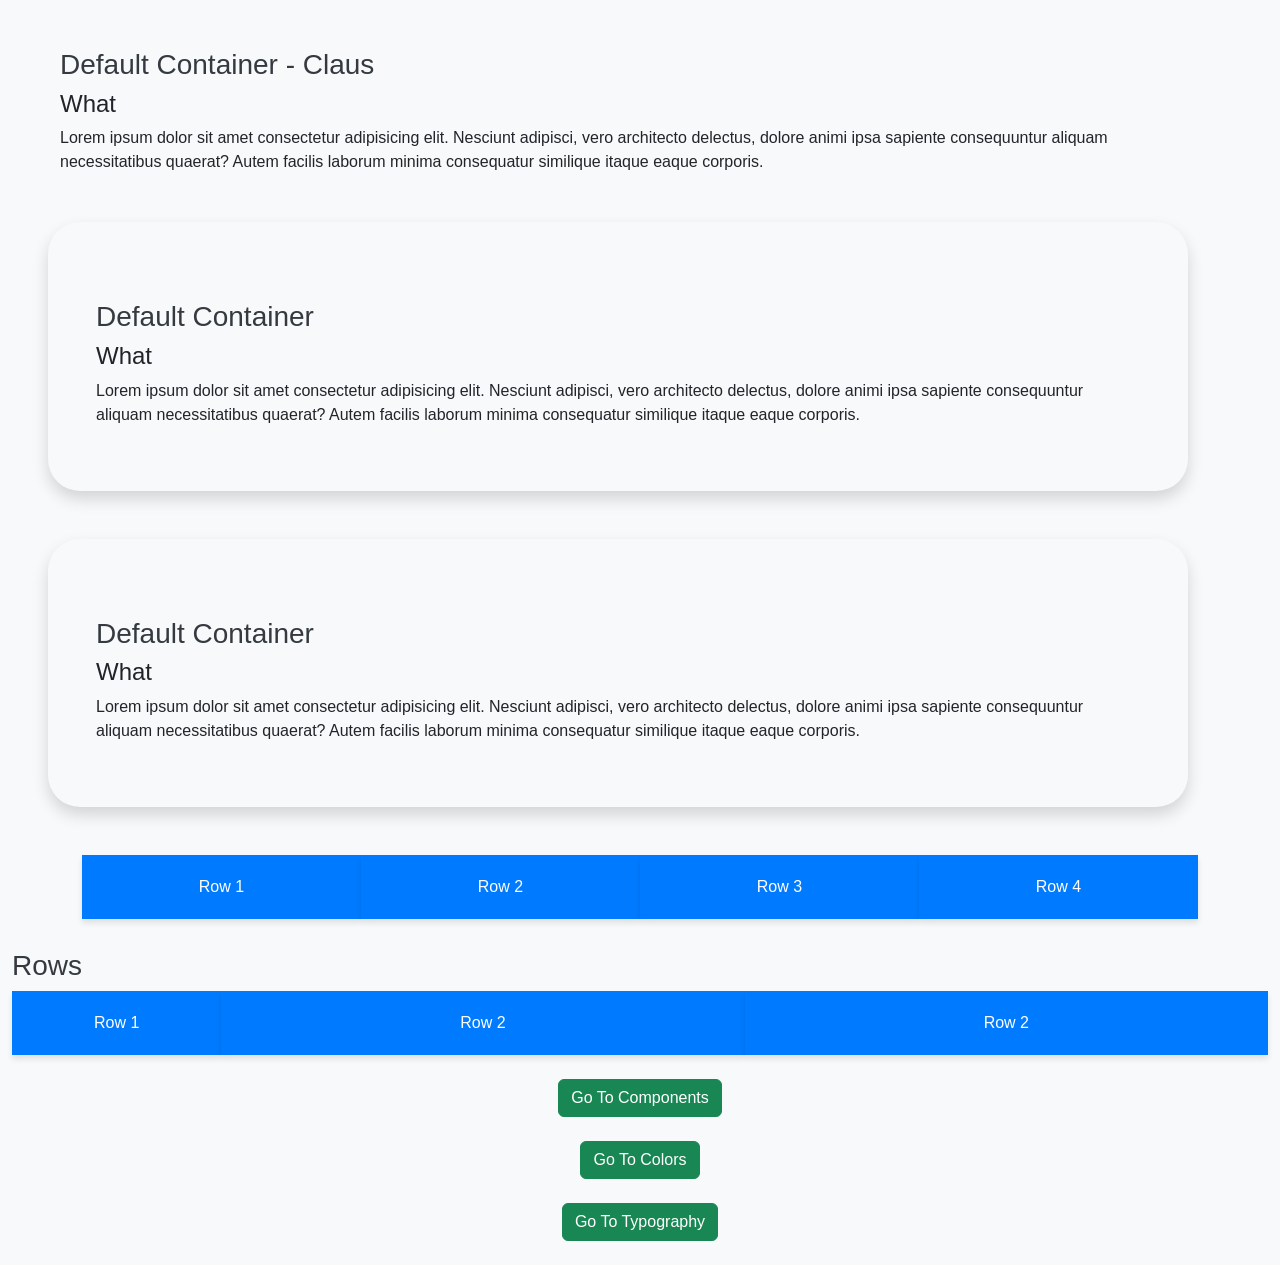
<file: index.html>
<!doctype html>
<html lang="en">
    <head>
        <title>Title</title>
        <!-- Required meta tags -->
        <meta charset="utf-8" />
        <meta
            name="viewport"
            content="width=device-width, initial-scale=1, shrink-to-fit=no"
        />

        <!-- Bootstrap CSS v5.2.1 -->
        <link
            href="https://cdn.jsdelivr.net/npm/bootstrap@5.3.2/dist/css/bootstrap.min.css"
            rel="stylesheet"
            integrity="sha384-T3c6CoIi6uLrA9TneNEoa7RxnatzjcDSCmG1MXxSR1GAsXEV/Dwwykc2MPK8M2HN"
            crossorigin="anonymous"
        />

        <link rel="stylesheet" href="style.css">
    </head>

    <body>

        <div class="container m-5">
            <h3>Default Container - Claus</h3>
            <h4>What</h4>
            <p>Lorem ipsum dolor sit amet consectetur adipisicing elit. Nesciunt adipisci, vero architecto delectus, dolore animi ipsa sapiente consequuntur aliquam necessitatibus quaerat? Autem facilis laborum minima consequatur similique itaque eaque corporis.</p>
        </div>

        <div class="container m-5 shadow bg-light p-5 rounded-5">
            <h3>Default Container</h3>
            <h4>What</h4>
            <p>Lorem ipsum dolor sit amet consectetur adipisicing elit. Nesciunt adipisci, vero architecto delectus, dolore animi ipsa sapiente consequuntur aliquam necessitatibus quaerat? Autem facilis laborum minima consequatur similique itaque eaque corporis.</p>
        </div>

        <div class="container m-5 shadow bg-light p-5 rounded-5">
            <h3>Default Container</h3>
            <h4>What</h4>
            <p>Lorem ipsum dolor sit amet consectetur adipisicing elit. Nesciunt adipisci, vero architecto delectus, dolore animi ipsa sapiente consequuntur aliquam necessitatibus quaerat? Autem facilis laborum minima consequatur similique itaque eaque corporis.</p>
        </div>        
        
        <div class="container">
            <div class="row g-0">

                <div class="col">
                    <div class="custom-box"> Row 1 </div>
                </div>
                <div class="col">
                    <div class="custom-box"> Row 2 </div>
                </div>
                <div class="col">
                    <div class="custom-box"> Row 3 </div>
                </div>
                <div class="col">
                    <div class="custom-box"> Row 4 </div>
                </div>

            </div>
        </div>

        <!-- shorcut: div.col*4>div.custom-box -->
        <div class="container-fluid">
            <h3>Rows</h3>
            <div class="row g-0">
                <div class="col col-lg-2 col-md-4 col-sm-12">
                    <div class="custom-box"> Row 1</div>
                </div>
                <div class="col col-lg-5 col-md-4 col-sm-12">
                    <!-- 12 Columns yung default hehe -->
                    <div class="custom-box"> Row 2 </div>
                </div>
                <div class="col col-lg-5 col-md-4 col-sm-12">
                    <!-- 12 Columns yung default hehe -->
                    <div class="custom-box"> Row 2 </div>
                </div>
            </div>
        </div>

        <div class="container my-4 d-flex justify-content-center">
            <a href="components.html" class="btn btn-success">Go To Components</a>
        </div>
        <div class="container my-4 d-flex justify-content-center">
            <a href="colors.html" class="btn btn-success">Go To Colors</a>
        </div>
        <div class="container my-4 d-flex justify-content-center">
            <a href="typography.html" class="btn btn-success">Go To Typography</a>
        </div>

        <!-- Bootstrap JavaScript Libraries -->
        <script
            src="https://cdn.jsdelivr.net/npm/@popperjs/core@2.11.8/dist/umd/popper.min.js"
            integrity="sha384-I7E8VVD/ismYTF4hNIPjVp/Zjvgyol6VFvRkX/vR+Vc4jQkC+hVqc2pM8ODewa9r"
            crossorigin="anonymous"
        ></script>

        <script
            src="https://cdn.jsdelivr.net/npm/bootstrap@5.3.2/dist/js/bootstrap.min.js"
            integrity="sha384-BBtl+eGJRgqQAUMxJ7pMwbEyER4l1g+O15P+16Ep7Q9Q+zqX6gSbd85u4mG4QzX+"
            crossorigin="anonymous"
        ></script>
    </body>
</html>
</file>
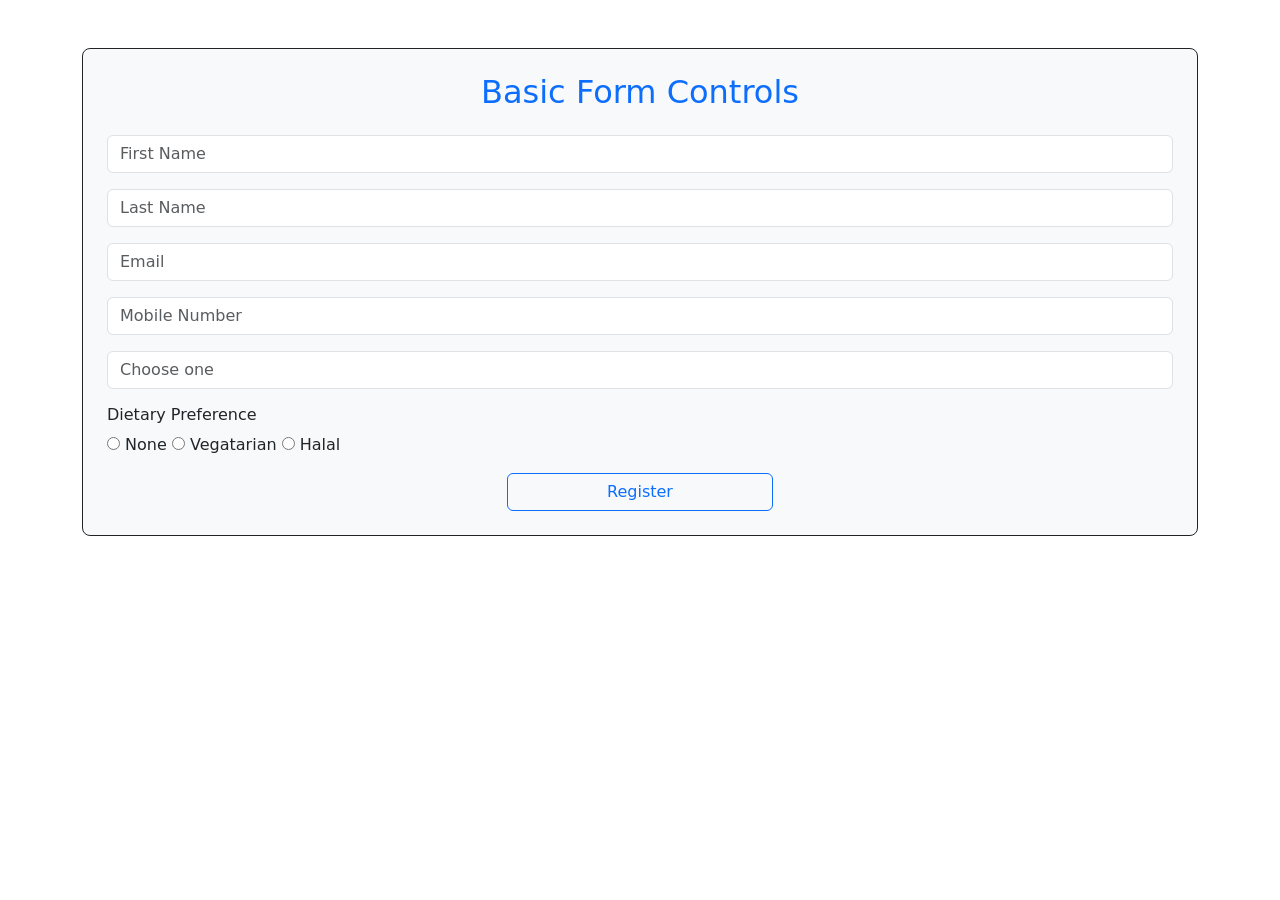
<file: Claus_AOERDS.html>
<!doctype html>
<html lang="en">
    <head>
        <title>Head Registration</title>
        <!-- Required meta tags -->
        <meta charset="utf-8" />
        <meta
            name="viewport"
            content="width=device-width, initial-scale=1, shrink-to-fit=no"
        />

        <!-- Bootstrap CSS v5.2.1 -->
        <link
            href="https://cdn.jsdelivr.net/npm/bootstrap@5.3.2/dist/css/bootstrap.min.css"
            rel="stylesheet"
            integrity="sha384-T3c6CoIi6uLrA9TneNEoa7RxnatzjcDSCmG1MXxSR1GAsXEV/Dwwykc2MPK8M2HN"
            crossorigin="anonymous"
        />

        <link rel="stylesheet" href="./bootstrap-5.3.5-dist/css/bootstrap.css">
        

    </head>

    <body>
        
        <div class="container my-5">
            <section class="border border-dark rounded-3 p-4 bg-light mb-4">
                <h2 class="mb-4 text-center text-primary">Basic Form Controls</h2>
            <form action="update.php" method="post">
                
                <div class="mb-3">
                    <input type="fn" class="form-control" name="email" id="fn" placeholder="First Name" required />
                </div>

                <div class="mb-3">
                    <input type="ln" class="form-control" name="password" id="ln" placeholder="Last Name" required />
                </div>

                <div class="mb-3">
                    <input type="email" class="form-control" name="password" id="email" placeholder="Email" required />
                </div>

                <div class="mb-3">
                    <input type="mobile" class="form-control" name="password" id="mobile" placeholder="Mobile Number" required />
                </div>

                <div class="mb-3">
                    <input type="session" class="form-control" name="password" id="session" placeholder="Choose one" required />
                </div>
                
                <h6>Dietary Preference</h6>
                <div class="mb-3 form-radio ml-0 col-md-6">
    
                        <input type="radio" class="form-input-control" id="checkbox">
                        <label class="form-radio">None</label>

                        <input type="radio" class="form-input-control" id="checkbox">
                        <label class="form-radio">Vegatarian</label>
    
                        <input type="radio" class="form-input-control" id="checkbox">
                        <label class="form-radio">Halal</label>
     
                </div>                

                

                <div class="d-flex justify-content-center gap-3">
                
                    <a class="btn btn-outline-primary rounded-6 w-25">Register</a>
                </div>
            </form>
            </section>
            
           
          

        </div>

        <script src="./bootstrap-5.3.5-dist/js/bootstrap.js"></script>

        <!-- Bootstrap JavaScript Libraries -->
        <script
            src="https://cdn.jsdelivr.net/npm/@popperjs/core@2.11.8/dist/umd/popper.min.js"
            integrity="sha384-I7E8VVD/ismYTF4hNIPjVp/Zjvgyol6VFvRkX/vR+Vc4jQkC+hVqc2pM8ODewa9r"
            crossorigin="anonymous"
        ></script>

        <script
            src="https://cdn.jsdelivr.net/npm/bootstrap@5.3.2/dist/js/bootstrap.min.js"
            integrity="sha384-BBtl+eGJRgqQAUMxJ7pMwbEyER4l1g+O15P+16Ep7Q9Q+zqX6gSbd85u4mG4QzX+"
            crossorigin="anonymous"
        ></script>
    </body>
</html>

<!-- git config --global user.email "clausja@students.nu-lipa.edu.ph"
git config --global user.name "johannesclaus30" -->
</file>
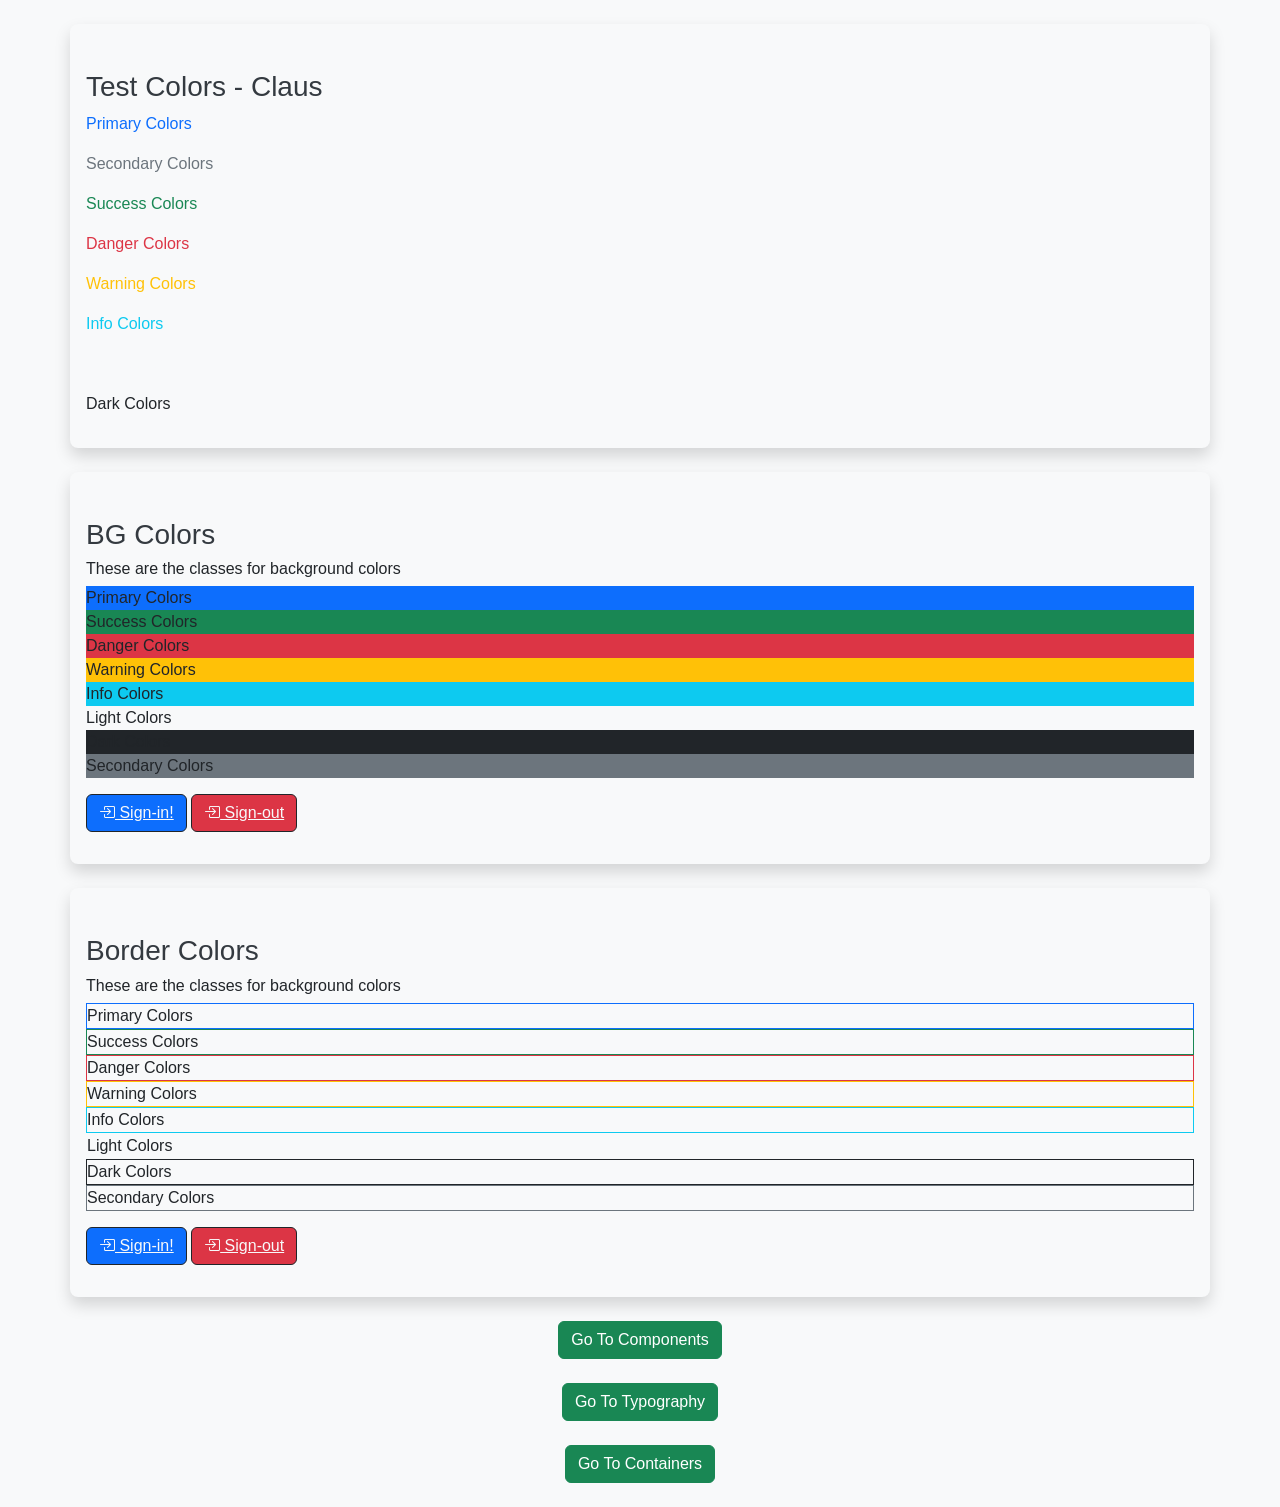
<file: colors.html>
<!doctype html>
<html lang="en">
    <head>
        <title>Title</title>
        <!-- Required meta tags -->
        <meta charset="utf-8" />
        <meta
            name="viewport"
            content="width=device-width, initial-scale=1, shrink-to-fit=no"
        />

        <!-- Bootstrap CSS v5.2.1 -->
        <link
            href="https://cdn.jsdelivr.net/npm/bootstrap@5.3.2/dist/css/bootstrap.min.css"
            rel="stylesheet"
            integrity="sha384-T3c6CoIi6uLrA9TneNEoa7RxnatzjcDSCmG1MXxSR1GAsXEV/Dwwykc2MPK8M2HN"
            crossorigin="anonymous"
        />

        <link rel="stylesheet" href="style.css">

        <link rel="stylesheet" href="https://cdn.jsdelivr.net/npm/bootstrap-icons@1.11.3/font/bootstrap-icons.min.css">

    </head>

    <body>
        
        <div class="container my-4 p-3 rounded-3 shadow bg-light">
            <h3>Test Colors - Claus</h3>
            <p class="text-primary"> Primary Colors</p>
            <p class="text-secondary"> Secondary Colors</p>
            <p class="text-success"> Success Colors</p>
            <p class="text-danger"> Danger Colors</p>
            <p class="text-warning"> Warning Colors</p>
            <p class="text-info"> Info Colors</p>
            <p class="text-light"> Light Colors</p>
            <p class="text-dark"> Dark Colors</p>
        </div>

        <div class="container my-4 p-3 rounded-3 shadow bg-light">
            <h3>BG Colors</h3>
            <h6>These are the classes for background colors</h6>
            <div class="bg-primary"> Primary Colors</div>
            <div class="bg-success"> Success Colors</div>
            <div class="bg-danger"> Danger Colors</div>
            <div class="bg-warning"> Warning Colors</div>
            <div class="bg-info"> Info Colors</div>
            <div class="bg-light"> Light Colors</div>
            <div class="bg-dark"> Dark Colors</div>
            <div class="bg-secondary"> Secondary Colors</div>

            <button class="btn btn-primary border-dark my-3">
                <a href="containers.html" class="text-light"><i class="bi bi-box-arrow-in-right"></i> Sign-in! </a>
            </button>
            <button class="btn btn-primary bg-danger border-dark my-3" >
                <a href="containers.html" class="text-light"><i class="bi bi-box-arrow-in-right"></i> Sign-out </a>
            </button>

        </div>

        <div class="container my-4 p-3 rounded-3 shadow bg-light">
            <h3>Border Colors</h3>
            <h6>These are the classes for background colors</h6>
            <div class="border border-primary"> Primary Colors</div>
            <div class="border border-success"> Success Colors</div>
            <div class="border border-danger"> Danger Colors</div>
            <div class="border border-warning"> Warning Colors</div>
            <div class="border border-info"> Info Colors</div>
            <div class="border border-light"> Light Colors</div>
            <div class="border border-dark"> Dark Colors</div>
            <div class="border border-secondary"> Secondary Colors</div>

            <button class="btn btn-primary border-dark my-3">
                <a href="index.html	" class="text-light"><i class="bi bi-box-arrow-in-right"></i> Sign-in! </a>
            </button>
            <button class="btn btn-primary bg-danger border-dark my-3" >
                <a href="index.html" class="text-light"><i class="bi bi-box-arrow-in-right"></i> Sign-out </a>
            </button>

        </div>


        <!-- <button class="btn btn-primary my-3">
            <a href="containers.html" class="text-light"><i class="bi bi-box-arrow-in-right"> Click Me!</i></a>
        </button> -->
        
        <div class="container my-4 d-flex justify-content-center">
            <a href="components.html" class="btn btn-success">Go To Components</a>
        </div>
        <div class="container my-4 d-flex justify-content-center">
            <a href="typography.html" class="btn btn-success">Go To Typography</a>
        </div>
        <div class="container my-4 d-flex justify-content-center">
            <a href="index.html" class="btn btn-success">Go To Containers</a>
        </div>

        


        <!-- Bootstrap JavaScript Libraries -->
        <script
            src="https://cdn.jsdelivr.net/npm/@popperjs/core@2.11.8/dist/umd/popper.min.js"
            integrity="sha384-I7E8VVD/ismYTF4hNIPjVp/Zjvgyol6VFvRkX/vR+Vc4jQkC+hVqc2pM8ODewa9r"
            crossorigin="anonymous"
        ></script>

        <script
            src="https://cdn.jsdelivr.net/npm/bootstrap@5.3.2/dist/js/bootstrap.min.js"
            integrity="sha384-BBtl+eGJRgqQAUMxJ7pMwbEyER4l1g+O15P+16Ep7Q9Q+zqX6gSbd85u4mG4QzX+"
            crossorigin="anonymous"
        ></script>
    </body>
</html>
</file>
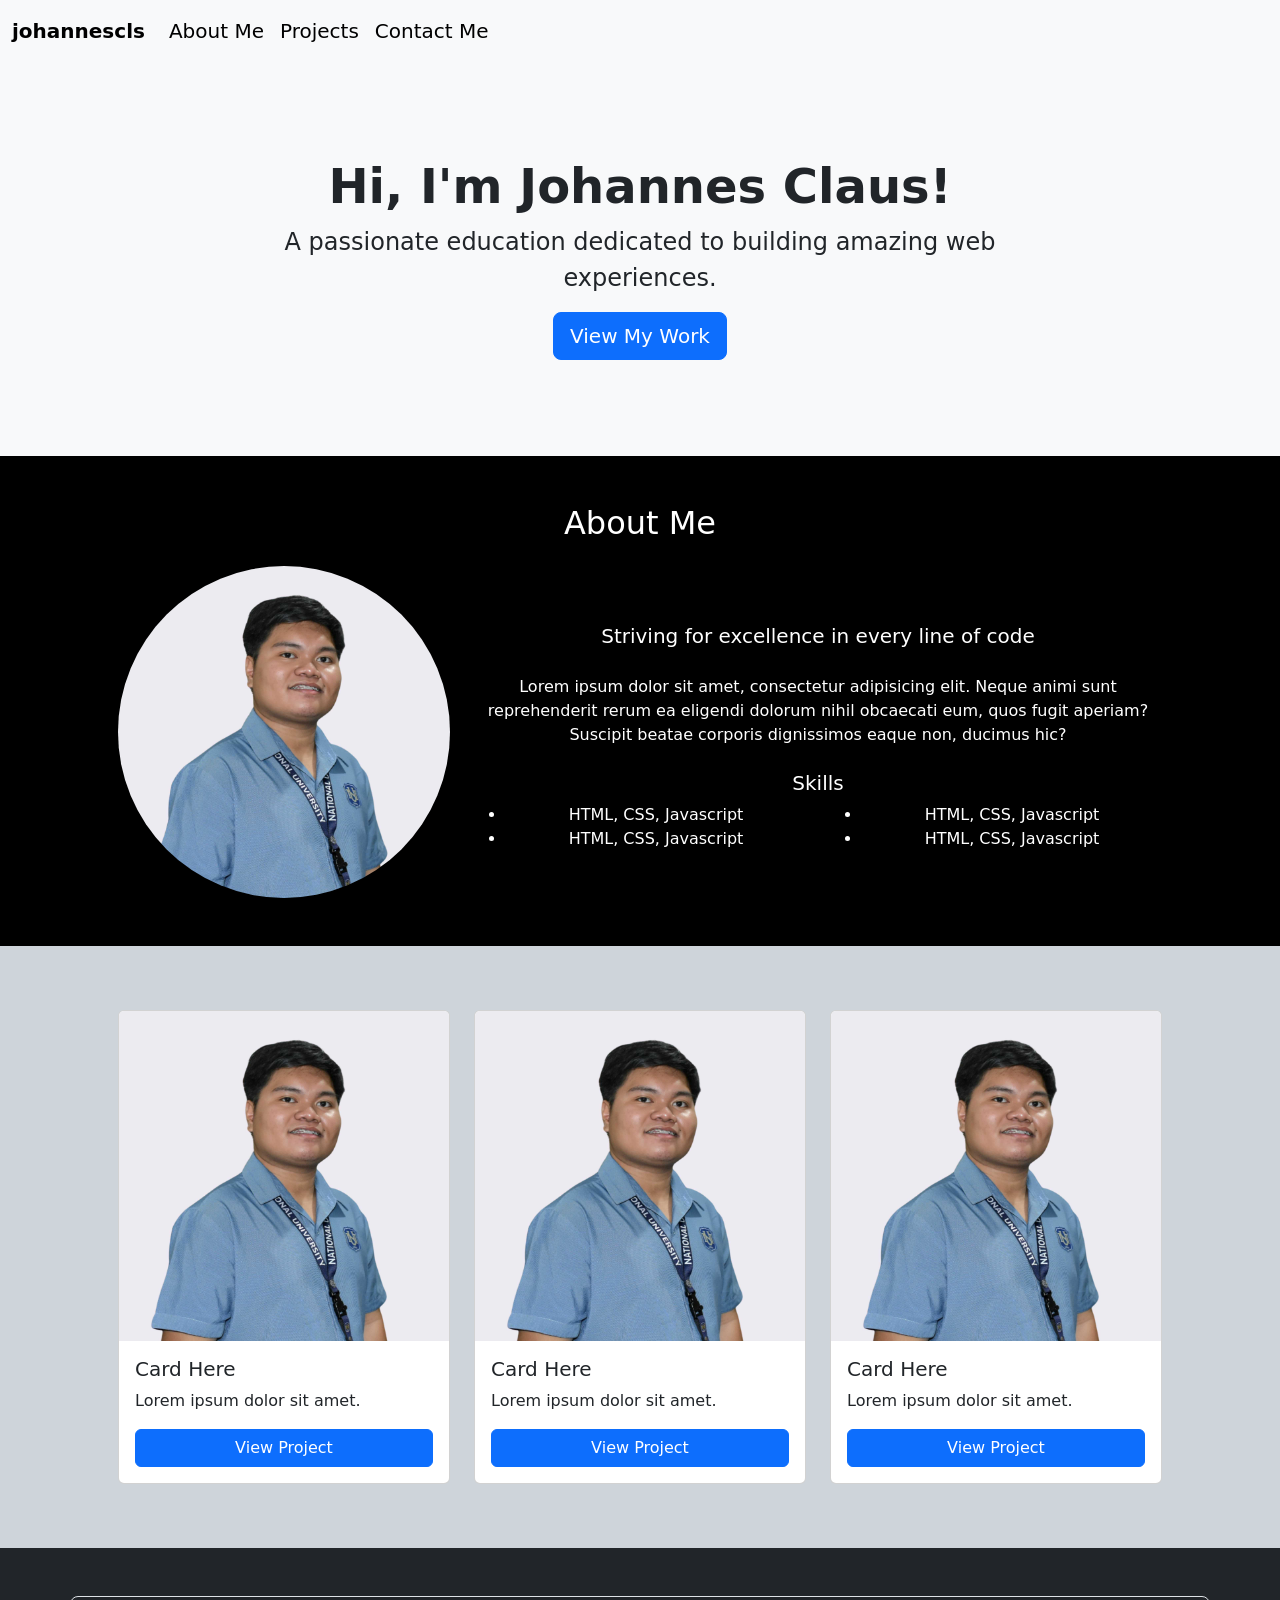
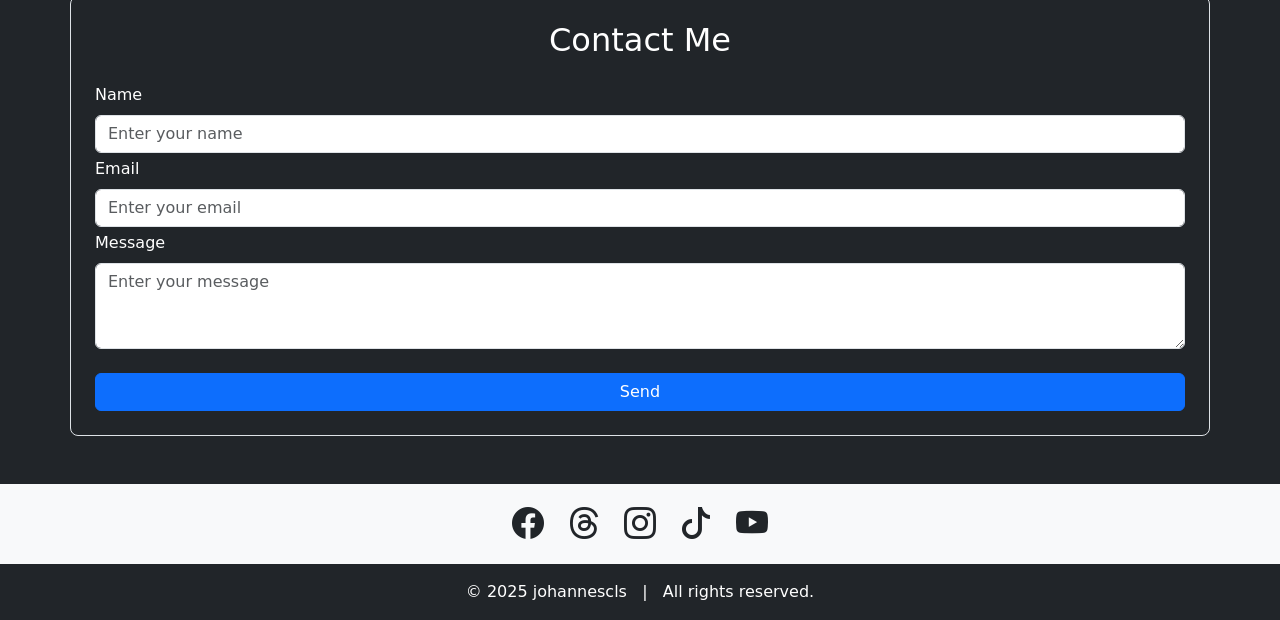
<file: components.html>
<!doctype html>
<html lang="en">
    <head>
        <title>Title</title>
        <!-- Required meta tags -->
        <meta charset="utf-8" />
        <meta
            name="viewport"
            content="width=device-width, initial-scale=1, shrink-to-fit=no"
        />

        <!-- Bootstrap CSS v5.2.1 -->
        <link
            href="https://cdn.jsdelivr.net/npm/bootstrap@5.3.2/dist/css/bootstrap.min.css"
            rel="stylesheet"
            integrity="sha384-T3c6CoIi6uLrA9TneNEoa7RxnatzjcDSCmG1MXxSR1GAsXEV/Dwwykc2MPK8M2HN"
            crossorigin="anonymous"
        />

        <link rel="stylesheet" href="https://cdn.jsdelivr.net/npm/bootstrap-icons@1.11.3/font/bootstrap-icons.min.css">
    </head>

    <body>
        <nav class="navbar navbar-expand-lg bg-body-tertiary">
            <div class="container-fluid">
                <a class="navbar-brand fw-bold" href="apr4.html"> johannescls </a>
                    <button class="navbar-toggler" type="button" data-bs-toggle="collapse" data-bs-target="#navbarNav" aria-controls="navbarNav" aria-expanded="false" aria-label="Toggle navigation"><span class="navbar-toggler-icon"></span>
                    </button>
                
                <div class="collapse navbar-collapse" id="navbarNav">
                    <ul class="navbar-nav">
                        <li class="nav-item"><a href="#about" class="nav-link fs-5 active"> About Me</a></li>
                        <li class="nav-item"><a href="#projects" class="nav-link fs-5 active"> Projects </a></li>
                        <li class="nav-item"><a href="contacts" class="nav-link fs-5 active"> Contact Me </a></li>
                    </ul>
                </div>
            </div>
        </nav>

        <!-- Hero Section -->
         <div class="p-5 h-100 bg-light">
                <div class="container-fluid py-5 text-center">
                    <h1 class="display-5 fw-bold">Hi, I'm Johannes Claus!</h1>
                    <p class="col-md-8 mx-auto fs-4">A passionate education dedicated to building amazing web experiences.</p>
                    <a href="#projects" class="btn btn-primary btn-lg">View My Work</a>
                </div>
            </div>

            <!-- About Me Section -->
             <div class="container-fluid text-white text-center bg-black">
                <div class="container p-5">
                    <h2 class="text-center mb-4">About Me</h2>
                    <div class="row align-items-center">
                        <div class="col-md-4">
                            <img src="./img/aboutme.jpg" class="rounded-circle img-fluid" alt="">
                        </div>

                        <div class="col-md-8">
                            
                            <blockquote class="blockquote text-center">
                                <p class="my-4">Striving for excellence in every line of code</p>
                            </blockquote>

                            <p class="my-4">Lorem ipsum dolor sit amet, consectetur adipisicing elit. Neque animi sunt reprehenderit rerum ea eligendi dolorum nihil obcaecati eum, quos fugit aperiam? Suscipit beatae corporis dignissimos eaque non, ducimus hic?</p>

                            <h5>Skills</h5>
                    <div class="row">
                        <div class="col-md-6 col-sm-6">
                            <ul>
                                <li>HTML, CSS, Javascript</li>
                                <li>HTML, CSS, Javascript</li>
                            </ul>
                        </div>
                        <div class="col-md-6 col-sm-6">
                            <ul>
                                <li>HTML, CSS, Javascript</li>
                                <li>HTML, CSS, Javascript</li>
                            </ul>
                        </div>
                    </div>

                        </div>
                    </div>
                    
                </div>
             </div>


            <!-- Projects Section With Bootstrap Card -->
             <div class="container-fluid bg-dark-subtle">
                <div class="container p-5">
                    <div class="row">
                        <div class="col-md-4 my-3">
                            <div class="card h-100 d-flex flex-column">
                                <img src="./img/aboutme.jpg" alt="" class="card-img-top">
                                <div class="card-body d-flex flex-column">
                                    <h5 class="card-title">Card Here</h5>
                                    <p class="class card-text flex-grow-1">
                                        Lorem ipsum dolor sit amet.
                                    </p>
                                    <a href="#" class="btn btn-primary mt-auto">View Project</a>
                                </div>
                            </div>
                        </div>
                        <div class="col-md-4 my-3">
                            <div class="card h-100 d-flex flex-column">
                                <img src="./img/aboutme.jpg" alt="" class="card-img-top">
                                <div class="card-body d-flex flex-column">
                                    <h5 class="card-title">Card Here</h5>
                                    <p class="class card-text flex-grow-1">
                                        Lorem ipsum dolor sit amet.
                                    </p>
                                    <a href="#" class="btn btn-primary mt-auto">View Project</a>
                                </div>
                            </div>
                        </div>
                        <div class="col-md-4 my-3">
                            <div class="card h-100 d-flex flex-column">
                                <img src="./img/aboutme.jpg" alt="" class="card-img-top">
                                <div class="card-body d-flex flex-column">
                                    <h5 class="card-title">Card Here</h5>
                                    <p class="class card-text flex-grow-1">
                                        Lorem ipsum dolor sit amet.
                                    </p>
                                    <a href="#" class="btn btn-primary mt-auto">View Project</a>
                                </div>
                            </div>
                        </div>

                        </div>
                    </div>
                </div>

            <!-- Contact Me -->
             
             <div class="container-fluid bg-dark p-5">
                <div class="container border border-1 rounded-3 p-4">
                    <h2 class="text-center mb-4 text-white">
                        Contact Me</h2>
                    <form>
                        <div class="mb-1">
                            <label for="name" class="form-label text-white">Name</label>
                            <input type="text" class="form-control" id="name" placeholder="Enter your name" required>
                        </div>
                        <div class="mb-1">
                            <label for="email" class="form-label text-white">Email</label>
                            <input type="email" class="form-control" id="email" placeholder="Enter your email" required>
                        </div>
                        <div class="mb-1">
                            <label for="message" class="form-label text-white">Message</label>
                            <textarea type="message" class="form-control" rows="3" id="message" placeholder="Enter your message" required></textarea>
                        </div>
             
                        <button class="btn btn-primary mt-4 d-flex justify-content-center w-5 w-100">Send</button>
                    </form>
                </div>
             </div>

             <!-- Follow Me Sections -->
             <div class="container-fluid bg-light py-3">
                <div class="container text-center">
                    <div class="d-flex justify-content-center gap-4">
                        <a href="https://facebook.com/johannesemmanuel.claus" class="text-decoration-none text-dark"><i class="bi bi-facebook fs-2"></i></a>
                        <a href="" class="text-decoration-none text-dark"><i class="bi bi-threads fs-2"></i></a>
                        <a href="" class="text-decoration-none text-dark"><i class="bi bi-instagram fs-2"></i></a>
                        <a href="" class="text-decoration-none text-dark"><i class="bi bi-tiktok fs-2"></i></a>
                        <a href="" class="text-decoration-none text-dark"><i class="bi bi-youtube fs-2"></i></a>
                    </div>
                </div>
             </div>

             <!-- Footer -->

             <footer class="bg-dark text-white text-center py-3">
                <p class="mb-0">
                    &copy; 2025 johannescls &nbsp | &nbsp All rights reserved.
                </p>
             </footer>

             </div>

















        <!-- Bootstrap JavaScript Libraries -->
        <script
            src="https://cdn.jsdelivr.net/npm/@popperjs/core@2.11.8/dist/umd/popper.min.js"
            integrity="sha384-I7E8VVD/ismYTF4hNIPjVp/Zjvgyol6VFvRkX/vR+Vc4jQkC+hVqc2pM8ODewa9r"
            crossorigin="anonymous"
        ></script>

        <script
            src="https://cdn.jsdelivr.net/npm/bootstrap@5.3.2/dist/js/bootstrap.min.js"
            integrity="sha384-BBtl+eGJRgqQAUMxJ7pMwbEyER4l1g+O15P+16Ep7Q9Q+zqX6gSbd85u4mG4QzX+"
            crossorigin="anonymous"
        ></script>
    </body>
</html>
</file>
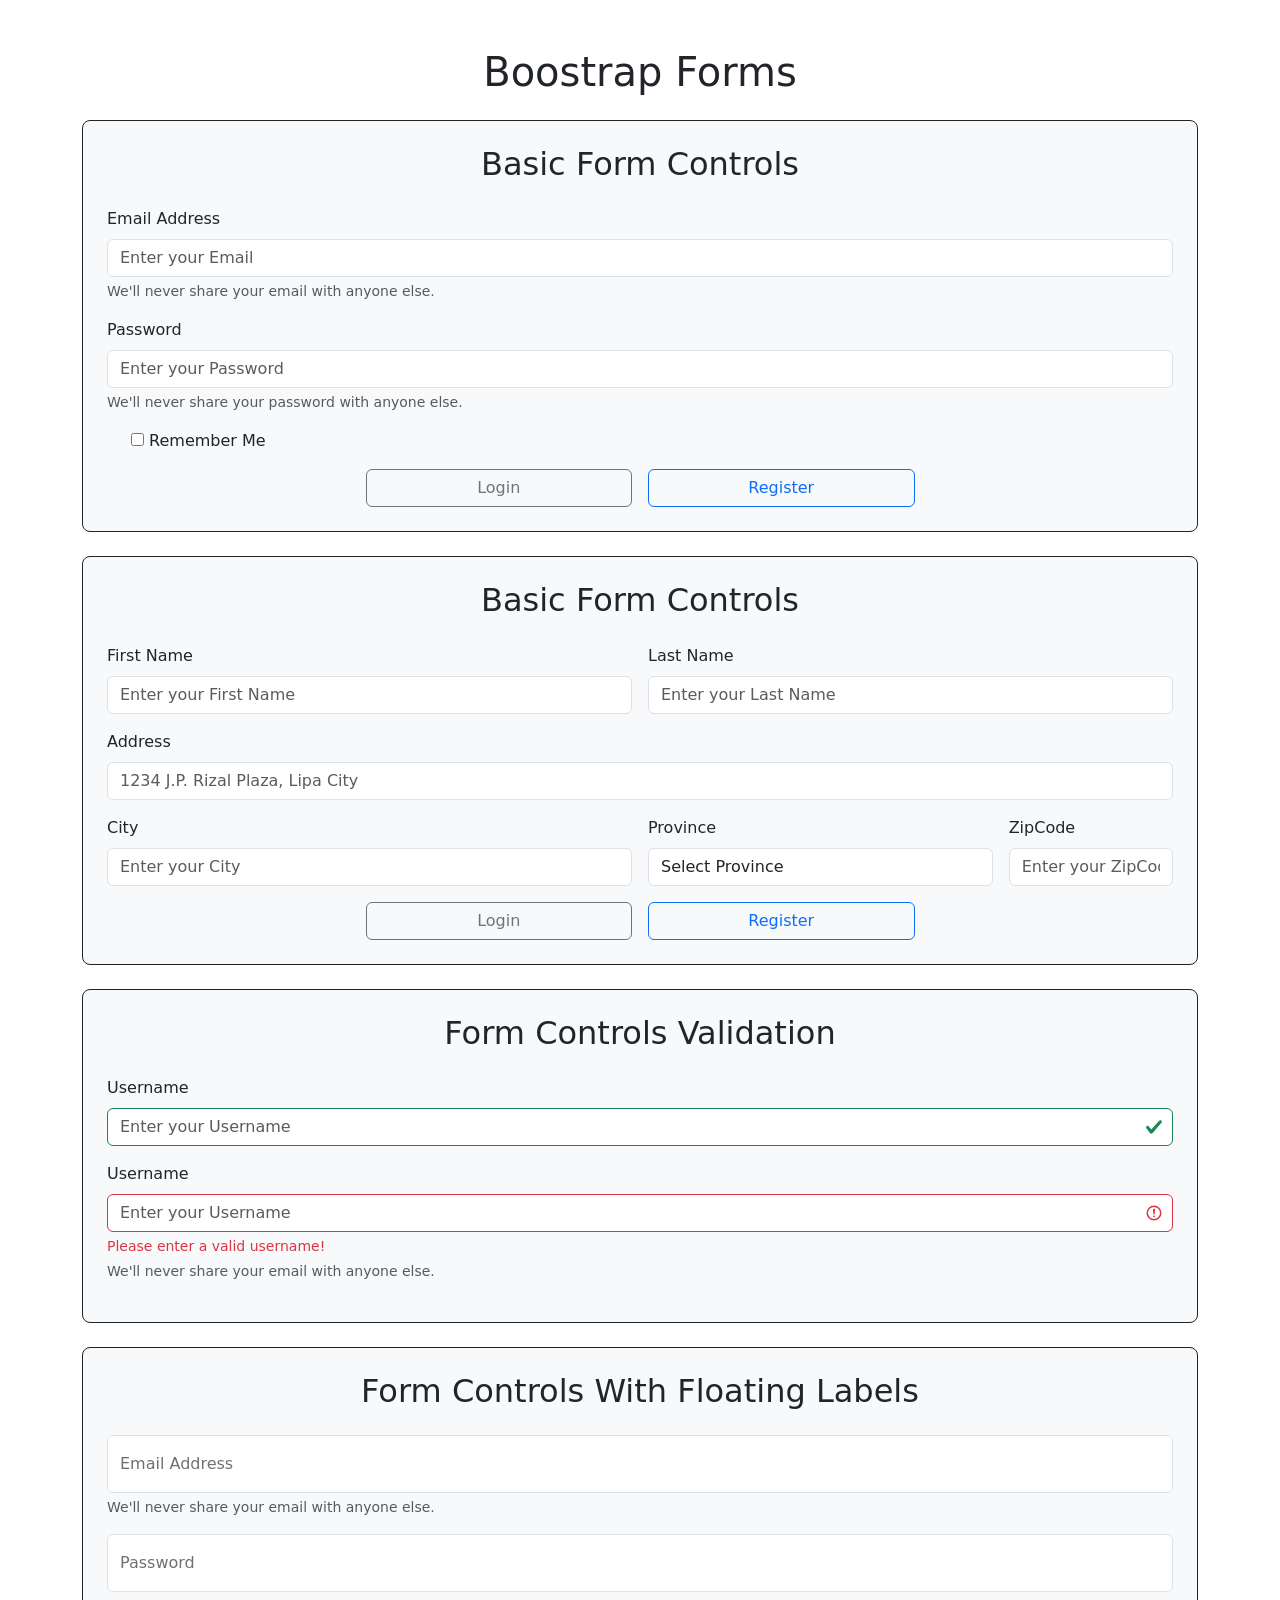
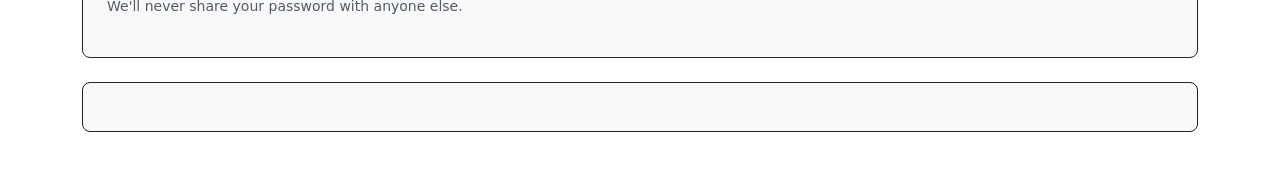
<file: form.html>
<!doctype html>
<html lang="en">
    <head>
        <title>Title</title>
        <!-- Required meta tags -->
        <meta charset="utf-8" />
        <meta
            name="viewport"
            content="width=device-width, initial-scale=1, shrink-to-fit=no"
        />

        <!-- Bootstrap CSS v5.2.1 -->
        <link
            href="https://cdn.jsdelivr.net/npm/bootstrap@5.3.2/dist/css/bootstrap.min.css"
            rel="stylesheet"
            integrity="sha384-T3c6CoIi6uLrA9TneNEoa7RxnatzjcDSCmG1MXxSR1GAsXEV/Dwwykc2MPK8M2HN"
            crossorigin="anonymous"
        />

        <link rel="stylesheet" href="./bootstrap-5.3.5-dist/css/bootstrap.css">
        

    </head>

    <body>
        
        <div class="container my-5">
            <h1 class="mb-4 text-center">Boostrap Forms</h1>
            <section class="border border-dark rounded-3 p-4 bg-light mb-4">
                <h2 class="mb-4 text-center">Basic Form Controls</h2>
            <form action="update.php" method="post">
                
                <div class="mb-3">
                    <label for="Email" class="form-label">Email Address</label>
                    <input type="email" class="form-control" name="email" id="email" placeholder="Enter your Email" required />
                    <div class="form-text">We'll never share your email with anyone else.</div>
                </div>

                <div class="mb-3">
                    <label for="Password" class="form-label">Password</label>
                    <input type="password" class="form-control" name="password" id="password" placeholder="Enter your Password" required />
                    <div class="form-text">We'll never share your password with anyone else.</div>
                </div>
                
                <div class="mb-3 form-check ml-0">
                    <input type="checkbox" class="form-input-control" id="checkbox">
                    <label class="form-check-label">Remember Me</label>
 
                </div>

                <div class="d-flex justify-content-center gap-3">
                    <button type="submit" class="btn btn-outline-secondary w-25">Login</button>
                    <a class="btn btn-outline-primary w-25">Register</a>
                </div>
            </form>
            </section>
            
            <section class="border border-dark rounded-3 p-4 bg-light mb-4">
                <h2 class="mb-4 text-center">Basic Form Controls</h2>
                <form class="row g-3" action="action.php" method="post"> 

                    <div class="col-md-6">
                        <label for="Firstname" class="form-label ">First Name</label>
                        <input type="text" class="form-control" placeholder="Enter your First Name" name="firstname" id="Firstname">
                    </div>

                    <div class="col-md-6">
                        <label for="Lastname" class="form-label ">Last Name</label>
                        <input type="text" class="form-control" placeholder="Enter your Last Name" name="firstname" id="Firstname">
                    </div>

                    <div class="col-md-12">
                        <label for="Lastname" class="form-label ">Address</label>
                        <input type="text" class="form-control" placeholder="1234 J.P. Rizal Plaza, Lipa City" name="address" id="Address">
                    </div>

                    <div class="col-md-6">
                        <label for="Lastname" class="form-label ">City</label>
                        <input type="text" class="form-control" placeholder="Enter your City" name="address" id="Address">
                    </div>

                    <div class="col-md-4">
                        <label for="Lastname" class="form-label ">Province</label>
                        <select name="province" id="Province" class="form-control">
                            <option value="Select Province">Select Province</option>
                            <option value="Cavite">Cavite</option>
                            <option value="Laguna">Laguna</option>
                            <option value="Batangas">Batangas</option>
                            <option value="Rizal">Rizal</option>
                            <option value="Quezon">Quezon</option>
                        </select> 
                    </div>

                    <div class="col-md-2">
                        <label for="ZipCode" class="form-label ">ZipCode</label>
                        <input type="text" class="form-control" placeholder="Enter your ZipCode" name="zipCode" id="ZipCode">
                    </div>

                    <div class="d-flex justify-content-center gap-3">
                        <button type="submit" class="btn btn-outline-secondary w-25">Login</button>
                        <a href="" class="btn btn-outline-primary w-25">Register</a>
                    </div>

                </form>
            </section>

            <section class="border border-dark rounded-3 p-4 bg-light mb-4">
                <h2 class="mb-4 text-center">Form Controls Validation</h2>

                <form action="" validate class="needs-validation">
                    <div class="mb-3">
                        <label for="Username" class="form-label">Username</label>
                        <input type="username" class="form-control is-valid" name="username" id="Username" placeholder="Enter your Username" required />
                        <div class="invalid-feedback">Please enter a valid username!</div>
                        
                    </div>
                    <div class="mb-3">
                        <label for="Username" class="form-label">Username</label>
                        <input type="username" class="form-control is-invalid" name="username" id="Username" placeholder="Enter your Username" required />
                        <div class="invalid-feedback">Please enter a valid username!</div>
                        <div class="form-text">We'll never share your email with anyone else.</div>
                    </div>
                </form>

            </section>
                
            <section class="border border-dark rounded-3 p-4 bg-light mb-4">
                <h2 class="mb-4 text-center">Form Controls With Floating Labels</h2>
                <form action="">
                    <div class="form-floating mb-3">
                        <input type="email" class="form-control" name="email" id="email" placeholder="Enter your Email" required />
                        <label for="Email" class="form-label">Email Address</label>

                        <div class="form-text">We'll never share your email with anyone else.</div>
                    </div>
    
                    <div class="form-floating mb-3">
                        <input type="password" class="form-control" name="password" id="password" placeholder="Enter your Password" required />
                        <label for="Password" class="form-label">Password</label>
                        <div class="form-text">We'll never share your password with anyone else.</div>
                    </div>
                </form>
            </section>

            <section class="border border-dark rounded-3 p-4 bg-light mb-4">

            </section>

        </div>

        <script src="./bootstrap-5.3.5-dist/js/bootstrap.js"></script>

        <!-- Bootstrap JavaScript Libraries -->
        <script
            src="https://cdn.jsdelivr.net/npm/@popperjs/core@2.11.8/dist/umd/popper.min.js"
            integrity="sha384-I7E8VVD/ismYTF4hNIPjVp/Zjvgyol6VFvRkX/vR+Vc4jQkC+hVqc2pM8ODewa9r"
            crossorigin="anonymous"
        ></script>

        <script
            src="https://cdn.jsdelivr.net/npm/bootstrap@5.3.2/dist/js/bootstrap.min.js"
            integrity="sha384-BBtl+eGJRgqQAUMxJ7pMwbEyER4l1g+O15P+16Ep7Q9Q+zqX6gSbd85u4mG4QzX+"
            crossorigin="anonymous"
        ></script>
    </body>
</html>

<!-- git config --global user.email "clausja@students.nu-lipa.edu.ph"
git config --global user.name "johannesclaus30" -->
</file>
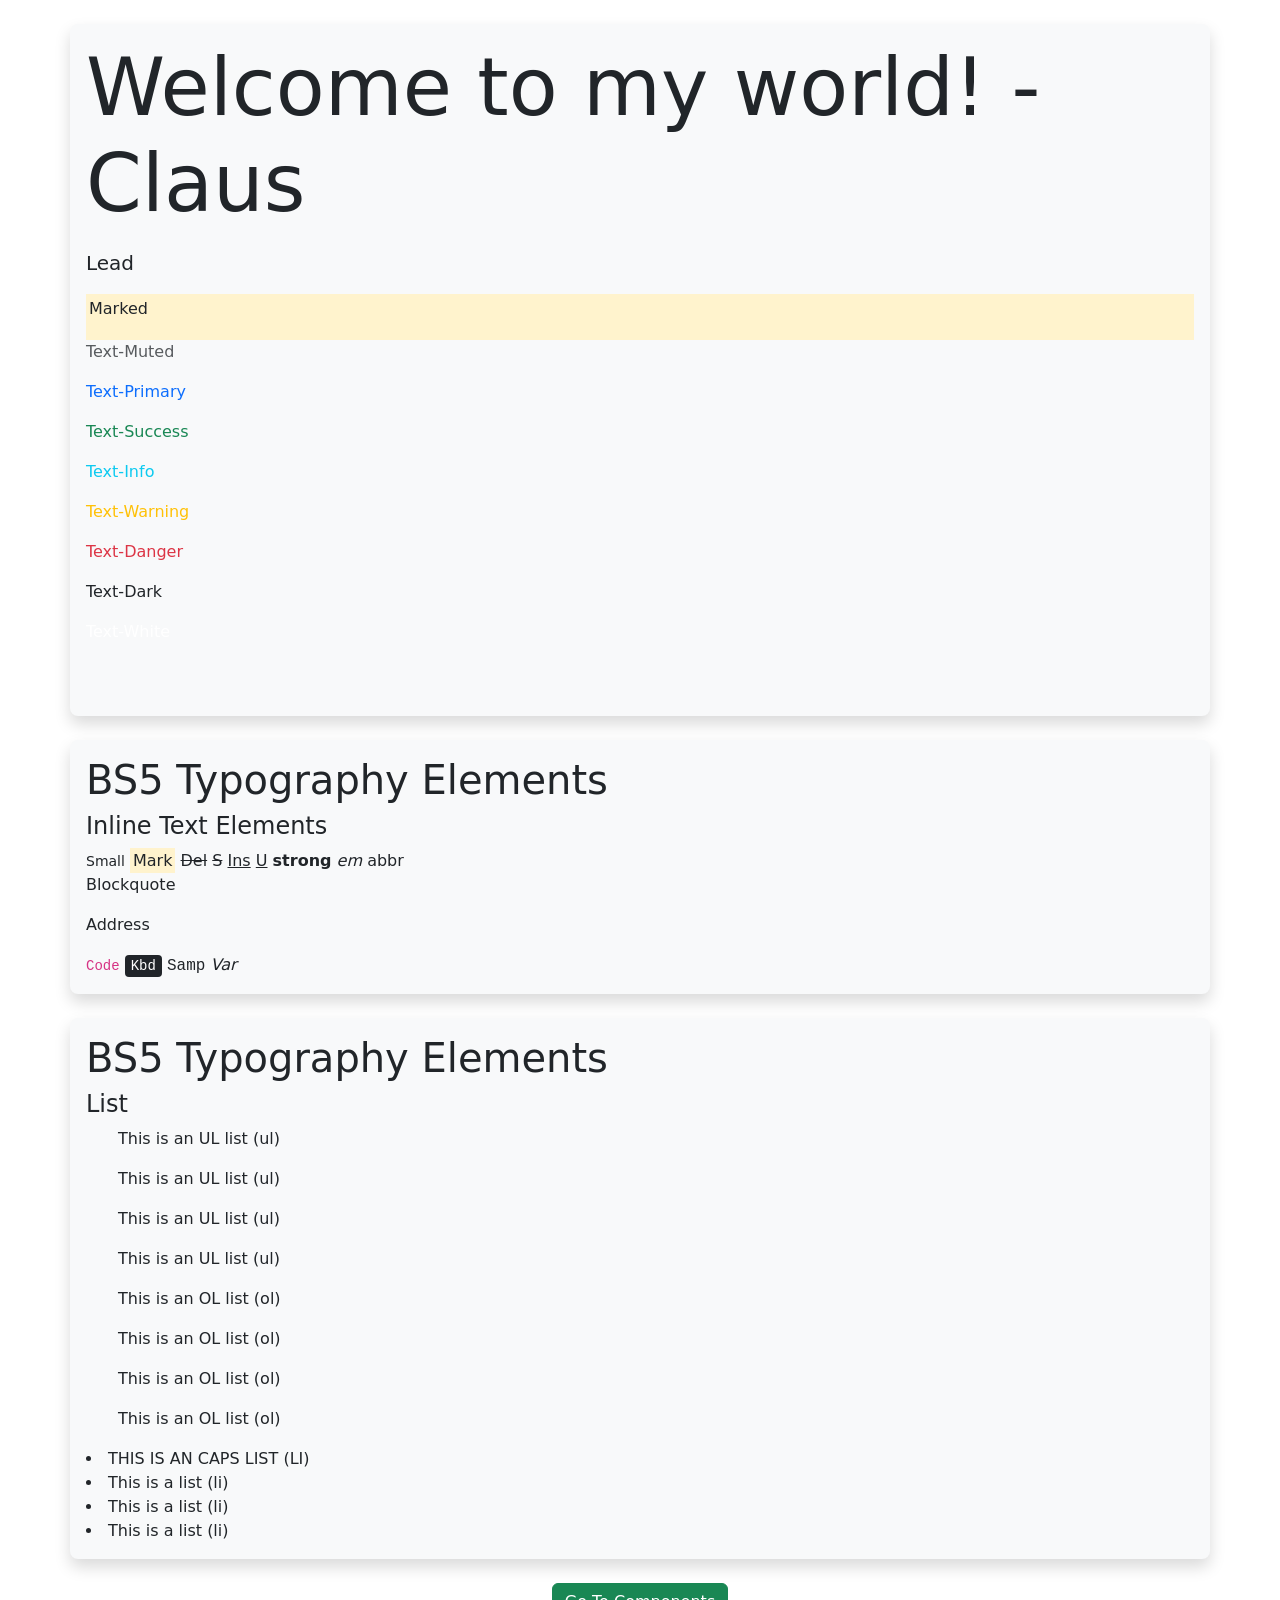
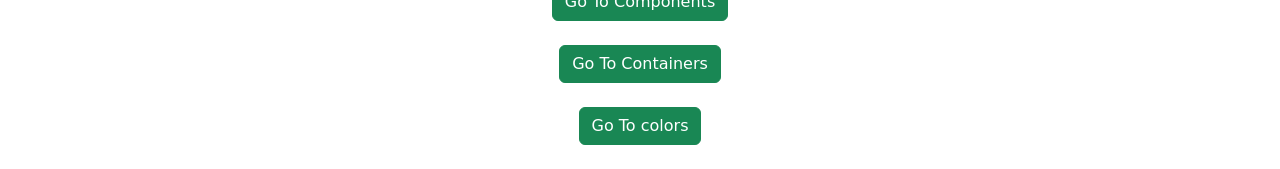
<file: typography.html>
<!doctype html>
<html lang="en">
    <head>
        <title>Title</title>
        <!-- Required meta tags -->
        <meta charset="utf-8" />
        <meta
            name="viewport"
            content="width=device-width, initial-scale=1, shrink-to-fit=no"
        />

        <!-- Bootstrap CSS v5.2.1 -->
        <link
            href="https://cdn.jsdelivr.net/npm/bootstrap@5.3.2/dist/css/bootstrap.min.css"
            rel="stylesheet"
            integrity="sha384-T3c6CoIi6uLrA9TneNEoa7RxnatzjcDSCmG1MXxSR1GAsXEV/Dwwykc2MPK8M2HN"
            crossorigin="anonymous"
        />
    </head>

    <body>

        <div class="container my-4 p-3 rounded-3 shadow bg-light">
            <div class="heading display-1"> <p>Welcome to my world! - Claus</p> </div>
            <div class="lead"> <p>Lead</p> </div>
            <div class="mark"> <p>Marked</p> </div>
            <div class="text-muted"> <p>Text-Muted</p> </div>
            <div class="text-primary"> <p>Text-Primary</p> </div>
            <div class="text-success"> <p>Text-Success</p> </div>
            <div class="text-info"> <p>Text-Info</p> </div>
            <div class="text-warning"> <p>Text-Warning</p> </div>
            <div class="text-danger"> <p>Text-Danger</p> </div>
            <div class="text-dark"> <p>Text-Dark</p> </div>
            <div class="text-white"> <p>Text-White</p> </div>
            <div class="text-light"> <p>Light</p> </div>
        </div>

        <div class="container my-4 p-3 rounded-3 shadow bg-light">
            <h1>BS5 Typography Elements</h1>
            <h4>Inline Text Elements</h4>
            <small>Small</small>
            <mark>Mark</mark>
            <del>Del</del>
            <s>S</s>
            <ins>Ins</ins>
            <u>U</u>
            <strong>strong</strong>
            <em>em</em>
            <abbr>abbr</abbr>
            <blockquote>Blockquote</blockquote>
            <address>Address</address>
            <cite></cite>
            <code>Code</code>
            <kbd>Kbd</kbd>
            <samp>Samp</samp>
            <var>Var</var>
        </div>

        <div class="container my-4 p-3 rounded-3 shadow bg-light">
            <h1>BS5 Typography Elements</h1>
            <h4>List</h4>
            <ul>This is an UL list (ul)</ul>
            <ul>This is an UL list (ul)</ul>
            <ul>This is an UL list (ul)</ul>
            <ul>This is an UL list (ul)</ul>
            <ol>This is an OL list (ol)</ol>
            <ol>This is an OL list (ol)</ol>
            <ol>This is an OL list (ol)</ol>
            <ol>This is an OL list (ol)</ol>
            <li class="text-uppercase">This is an CAPS list (li)</li>
            <li>This is a list (li)</li>
            <li>This is a list (li)</li>
            <li>This is a list (li)</li>
        </div>

        <div class="container my-4 d-flex justify-content-center">
            <a href="components.html" class="btn btn-success">Go To Components</a>
        </div>
        <div class="container my-4 d-flex justify-content-center">
            <a href="index.html" class="btn btn-success">Go To Containers</a>
        </div>
        <div class="container my-4 d-flex justify-content-center">
            <a href="colors.html" class="btn btn-success">Go To colors</a>
        </div>


        <!-- Bootstrap JavaScript Libraries -->
        <script
            src="https://cdn.jsdelivr.net/npm/@popperjs/core@2.11.8/dist/umd/popper.min.js"
            integrity="sha384-I7E8VVD/ismYTF4hNIPjVp/Zjvgyol6VFvRkX/vR+Vc4jQkC+hVqc2pM8ODewa9r"
            crossorigin="anonymous"
        ></script>

        <script
            src="https://cdn.jsdelivr.net/npm/bootstrap@5.3.2/dist/js/bootstrap.min.js"
            integrity="sha384-BBtl+eGJRgqQAUMxJ7pMwbEyER4l1g+O15P+16Ep7Q9Q+zqX6gSbd85u4mG4QzX+"
            crossorigin="anonymous"
        ></script>
    </body>
</html>
</file>
<file: style.css>
/* General styles */
body {
    font-family: Arial, sans-serif;
    background-color: #f8f9fa;
    margin: 0;
    padding: 0;
} 

/* Custom box styles */
.custom-box {
    background-color: #007bff; /* Bootstrap primary color */
    color: white;
    text-align: center;
    padding: 20px;

    /* border-radius: 5px; */
    box-shadow: 0 4px 6px rgba(0, 0, 0, 0.1);
}

/* Headings */
h3 {
    margin-top: 30px;
    color: #343a40; /* Bootstrap dark color */
}
</file>
